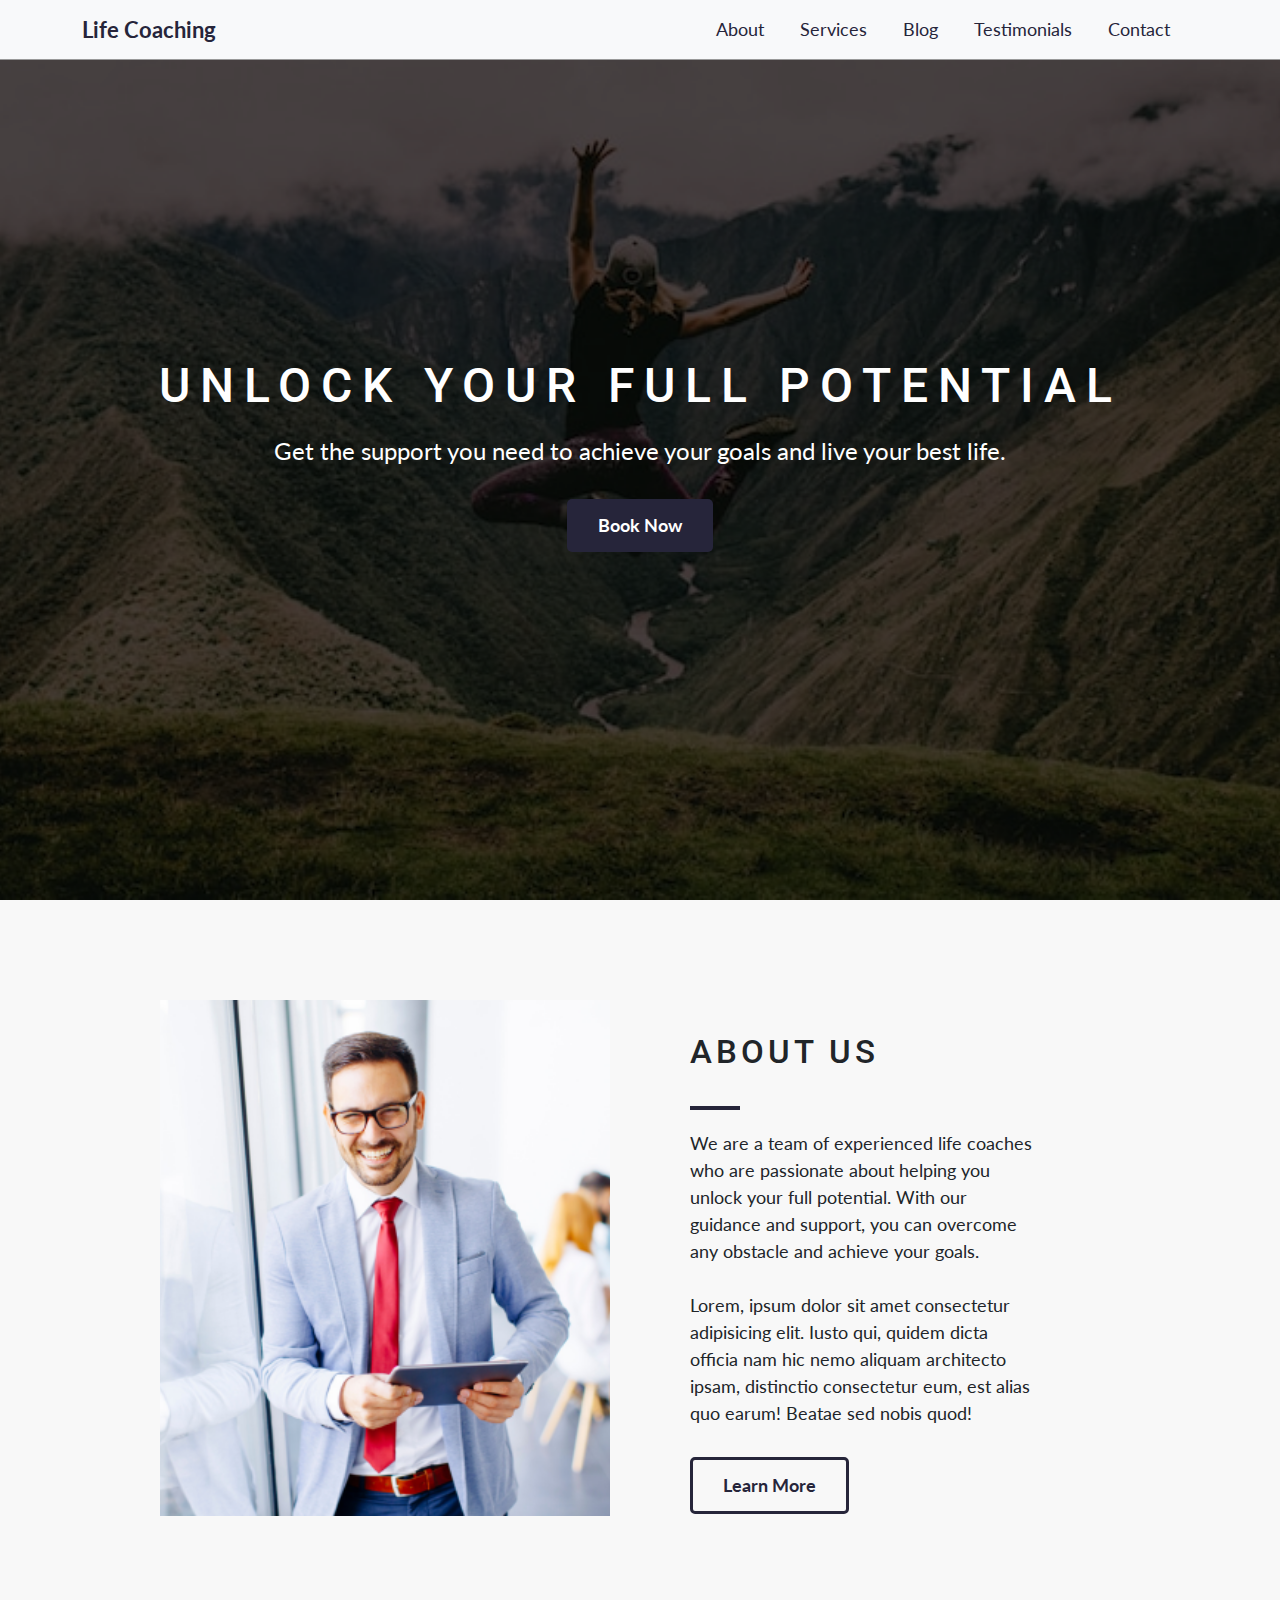
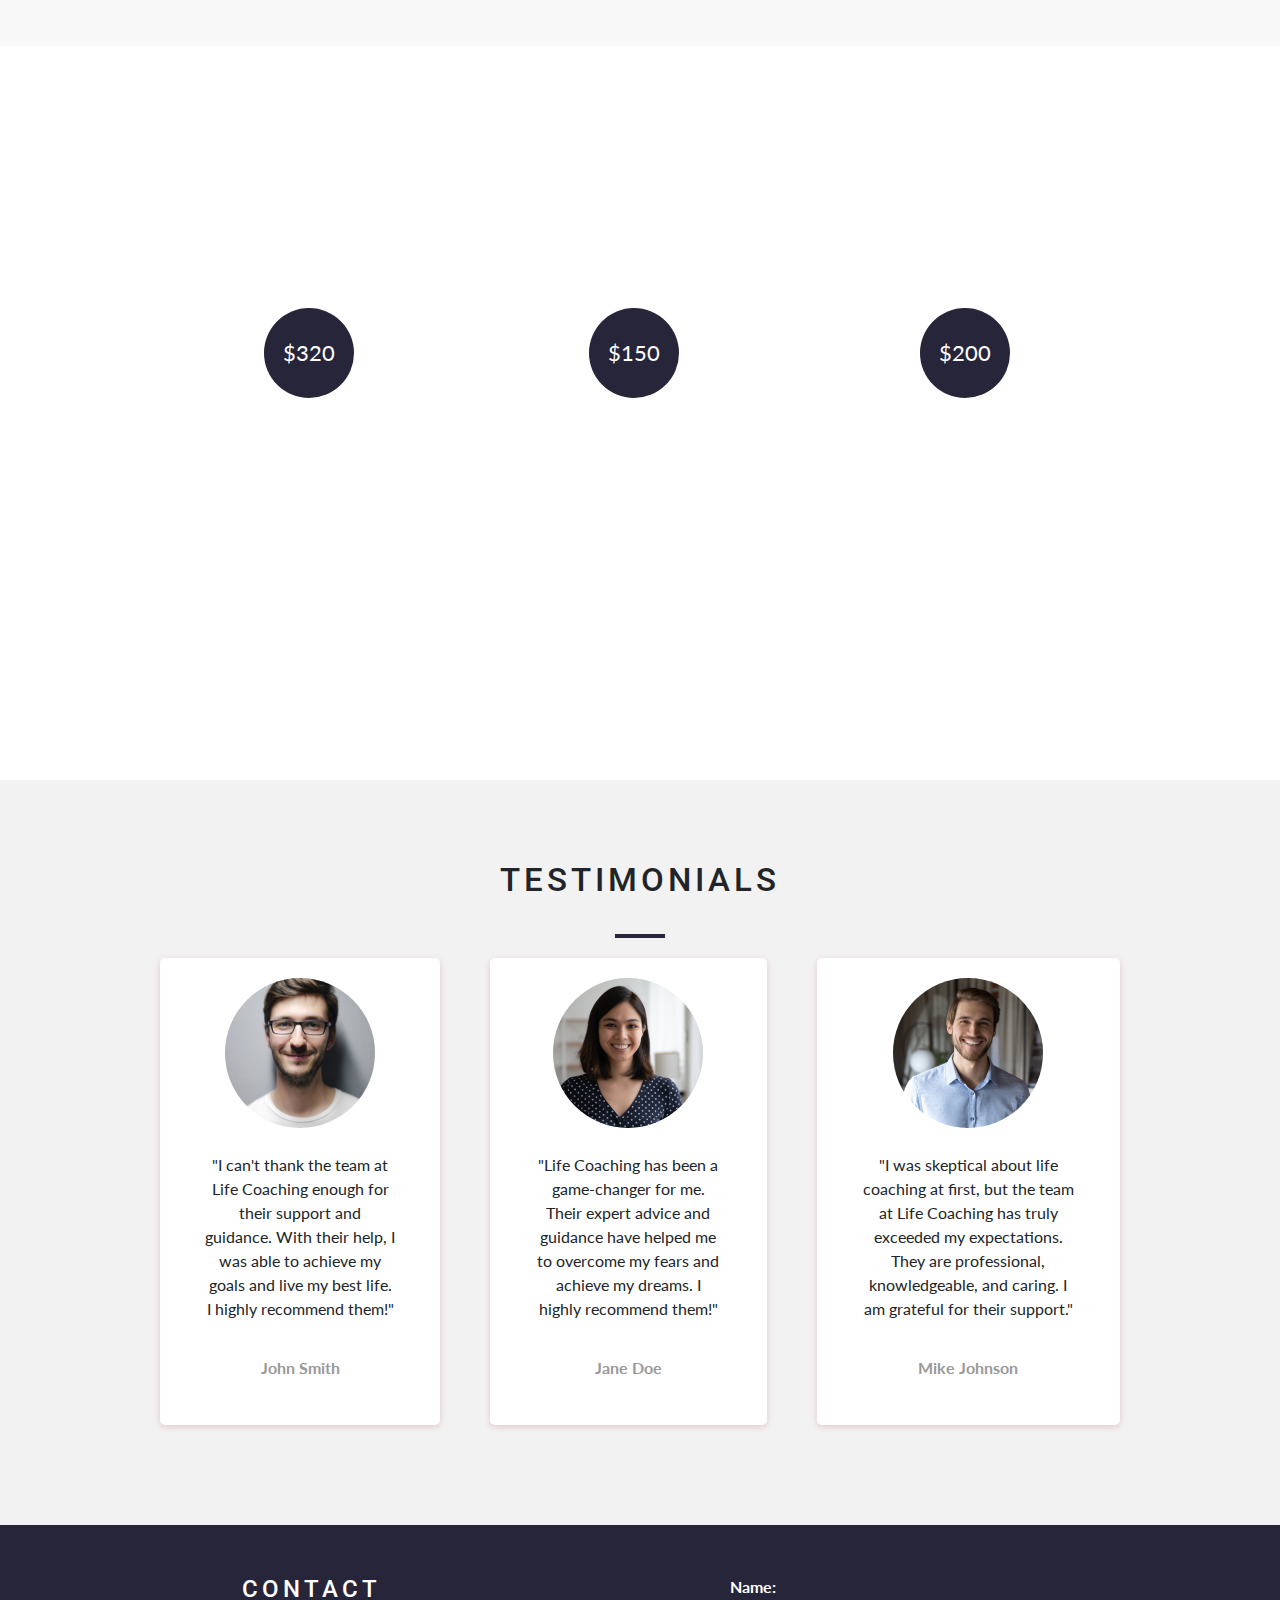
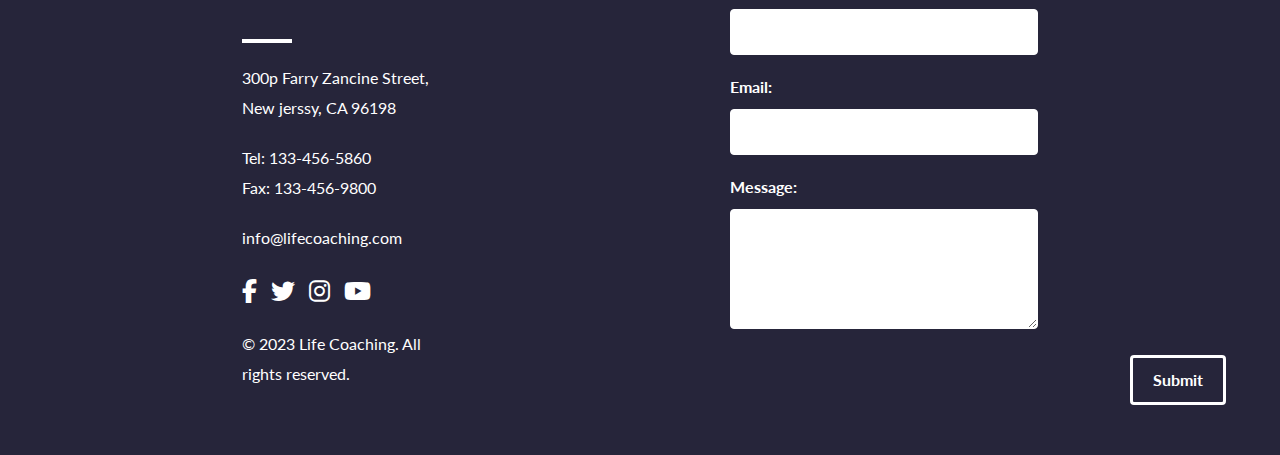
<file: index.html>
<!DOCTYPE html>
<html lang="en">

<head>
  <meta charset="UTF-8" />
  <meta name="viewport" content="width=device-width, initial-scale=1.0" />
  <link rel="icon" type="image/png" sizes="32x32" href="/images/favicon.png" />
  <title>Life Coaching</title>
  <link rel="stylesheet" href="https://cdnjs.cloudflare.com/ajax/libs/font-awesome/6.4.0/css/all.min.css">
  <link rel="stylesheet" href="https://cdnjs.cloudflare.com/ajax/libs/bootstrap/5.3.0/css/bootstrap.min.css">

  <!-- Main css -->
  <link rel="stylesheet" href="styles.css" />
  <link rel="stylesheet" href="mobile.css" />
</head>

<body>

  <!-- Header section -->
  <header>
    <!-- Navbar -->
    <nav class="navbar navbar-expand-lg navbar-light bg-light">
      <div class="container">
        <a class="navbar-brand" href="/index.html">Life Coaching</a>
        <button class="navbar-toggler" type="button" data-bs-toggle="collapse" data-bs-target="#navbarNav"
          aria-controls="navbarNav" aria-expanded="false" aria-label="Toggle navigation">
          <span class="navbar-toggler-icon"></span>
        </button>
        <div class="collapse navbar-collapse" id="navbarNav">
          <ul class="navbar-nav ml-auto">
            <li class="nav-item">
              <a class="nav-link" href="#about">About</a>
            </li>
            <li class="nav-item">
              <a class="nav-link" href="#i-services">Services</a>
            </li>
            <li class="nav-item">
              <a class="nav-link" href="blog-home.html">Blog</a>
            </li>
            <li class="nav-item">
              <a class="nav-link" href="#testimonials">Testimonials</a>
            </li>
            <li class="nav-item">
              <a class="nav-link" href="#contact">Contact</a>
            </li>
          </ul>
        </div>
      </div>
    </nav>
  </header>

  <!-- Hero section -->
  <section class="hero">
    <div class="hero-container">
      <h1>Unlock Your Full Potential</h1>
      <p>
        Get the support you need to achieve your goals and live your best
        life.
      </p>
      <a href="#" class="btn">Book Now</a>
    </div>
  </section>

  <!-- About section -->
  <section class="about" id="about">
    <div class="my-container">
      <img src="/images/about-img.png" alt="About Us" />
      <div class="right-about">
        <h2>About Us</h2>
        <hr />
        <p>
          We are a team of experienced life coaches who are passionate about
          helping you unlock your full potential. With our guidance and
          support, you can overcome any obstacle and achieve your goals.
          <br /><br />
          Lorem, ipsum dolor sit amet consectetur adipisicing elit. Iusto qui,
          quidem dicta officia nam hic nemo aliquam architecto ipsam,
          distinctio consectetur eum, est alias quo earum! Beatae sed nobis
          quod!
        </p>
        <a href="#" class="btn btn-secondary">Learn More</a>
      </div>
    </div>
  </section>

  <!-- Services section -->
  <section class="services" id="i-services">

    <div>
      <h2>Our Services</h2>
      <hr />
    </div>

    <div class="my-container">
      <div class="service">
        <h3>Life Coaching</h3>
        <div class="pricing-price"><span class="pricing-currency">$</span>320</div>
        <p>
          Our life coaching sessions are designed to help you achieve your
          goals.
        </p>

        <a href="#" class="btn pricing-action">Book Now</a>
      </div>
      <div class="service">
        <h3>Motivate Speaking</h3>
        <div class="pricing-price"><span class="pricing-currency">$</span>150</div>
        <p>
          Our motivational speaking are designed to inspire and motivate you.
        </p>
        <a href="#" class="btn pricing-action">Book Now</a>
      </div>
      <div class="service">
        <h3>Private Instruction</h3>
        <div class="pricing-price"><span class="pricing-currency">$</span>200</div>
        <p>
          Private instruction sessions are designed to give you one-on-one
          guidance.
        </p>
        <a href="#" class="btn pricing-action">Book Now</a>
      </div>
    </div>
  </section>

  <!-- Testimonials section -->
  <section class="testimonials" id="testimonials">
    <h2>Testimonials</h2>
    <hr />
    <div class="my-container">
      <div class="testimonial">
        <img src="/images/test-1.png" alt="test-1" />
        <p>
          "I can't thank the team at Life Coaching enough for their support
          and guidance. With their help, I was able to achieve my goals and
          live my best life. I highly recommend them!"
        </p>
        <p class="name">John Smith</p>
      </div>
      <div class="testimonial">
        <img src="/images/test-2.png" alt="test-2" />
        <p>
          "Life Coaching has been a game-changer for me. Their expert advice
          and guidance have helped me to overcome my fears and achieve my
          dreams. I highly recommend them!"
        </p>
        <p class="name">Jane Doe</p>
      </div>
      <div class="testimonial">
        <img src="/images/test-3.png" alt="test-3" />
        <p>
          "I was skeptical about life coaching at first, but the team at Life
          Coaching has truly exceeded my expectations. They are professional,
          knowledgeable, and caring. I am grateful for their support."
        </p>
        <p class="name">Mike Johnson</p>
      </div>
    </div>
  </section>

  <!-- Footer section -->
  <section class="split-footer" id="contact">
    <!-- Right Side -->
    <section class="right-side">
      <h2>Contact</h2>
      <hr />
      <div class="info-sec">
        <p class="info">300p Farry Zancine Street, New jerssy, CA 96198</p>
        <p class="info">
          Tel: 133-456-5860 <br />
          Fax: 133-456-9800
        </p>
        <p class="info">info@lifecoaching.com</p>
      </div>

      <div class="f-container">
        <div class="social-icons">
          <a href="#"><i class="fa-brands fa-facebook-f"></i></a>
          <a href="#"><i class="fa-brands fa-twitter"></i></a>
          <a href="#"><i class="fa-brands fa-instagram"></i></a>
          <a href="#"><i class="fa-brands fa-youtube"></i></a>
        </div>
        <p>&copy; 2023 Life Coaching. All rights reserved.</p>
      </div>
    </section>

    <!-- Left Side -->
    <section class="left-side">
      <form action="#" method="post">
        <label for="name">Name:</label>
        <input type="text" id="name" name="name" required />

        <label for="email">Email:</label>
        <input type="email" id="email" name="email" required />

        <label for="message">Message:</label>
        <textarea id="message" name="message" required></textarea>

        <button type="submit" class="btn">Submit</button>
      </form>
    </section>
  </section>

  <!-- Arrow Up -->
  <a href="#" class="scroll-arrow">
    <i class="fas fa-chevron-up"></i>
  </a>

  <script src="https://cdnjs.cloudflare.com/ajax/libs/bootstrap/5.3.0/js/bootstrap.min.js"></script>
  <script src="/index.js"></script>
</body>

</html>
</file>
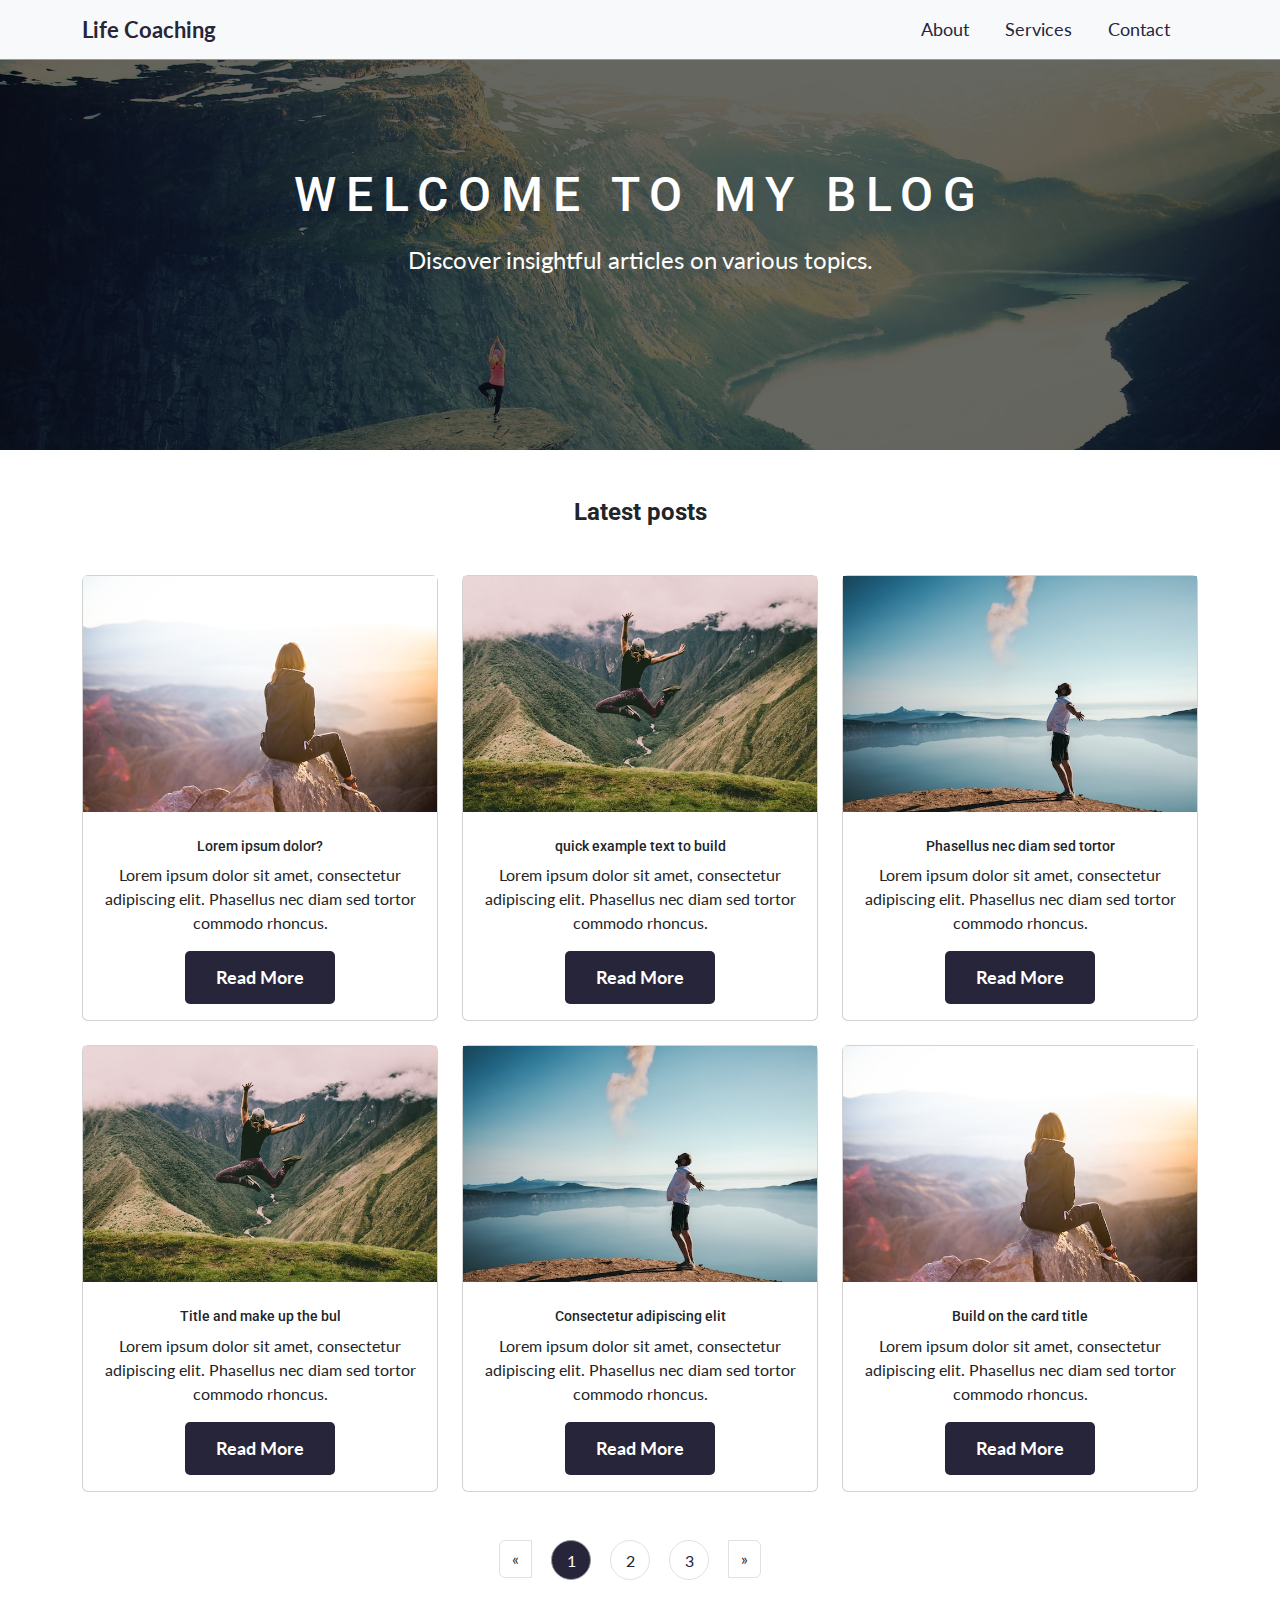
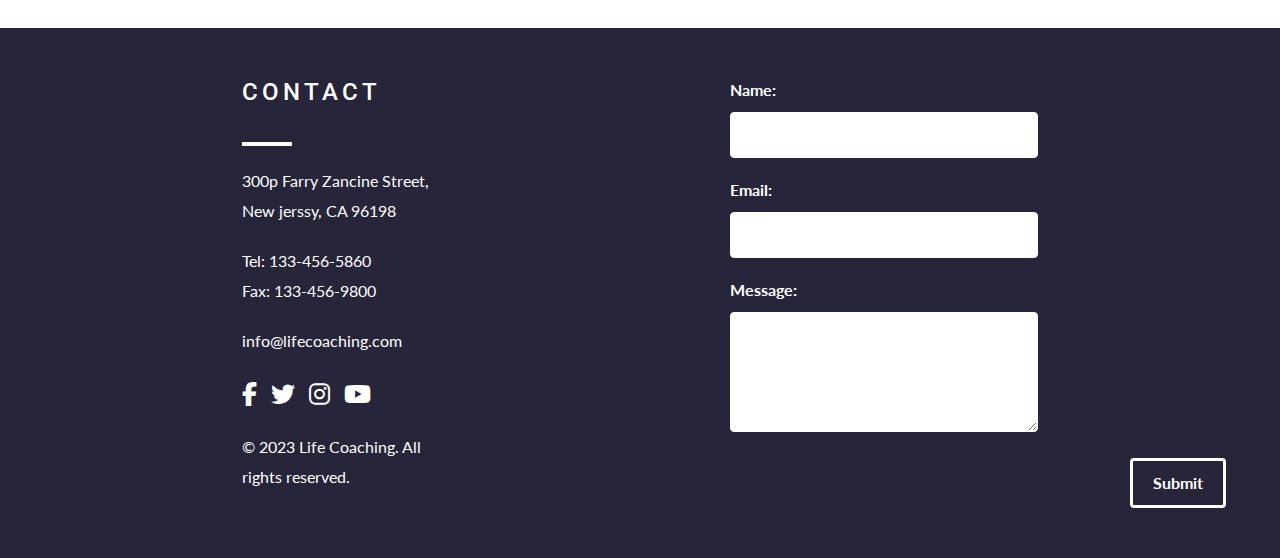
<file: blog-home.html>
<!DOCTYPE html>
<html>

<head>
    <title>Life Coaching | Blog Home</title>
    <link rel="icon" type="image/png" sizes="32x32" href="/images/favicon.png" />
    <link rel="stylesheet" href="https://cdnjs.cloudflare.com/ajax/libs/font-awesome/6.4.0/css/all.min.css">
    <link rel="stylesheet" href="https://cdnjs.cloudflare.com/ajax/libs/bootstrap/5.3.0/css/bootstrap.min.css">

    <!-- Main css -->
    <link rel="stylesheet" href="styles.css" />
    <link rel="stylesheet" href="mobile.css" />
</head>

<body>

    <header>
        <!-- Navbar -->
        <nav class="navbar navbar-expand-lg navbar-light bg-light">
            <div class="container">
                <a class="navbar-brand" href="/index.html">Life Coaching</a>
                <button class="navbar-toggler" type="button" data-bs-toggle="collapse" data-bs-target="#navbarNav"
                    aria-controls="navbarNav" aria-expanded="false" aria-label="Toggle navigation">
                    <span class="navbar-toggler-icon"></span>
                </button>
                <div class="collapse navbar-collapse" id="navbarNav">
                    <ul class="navbar-nav ml-auto">
                        <li class="nav-item">
                            <a class="nav-link" href="/index.html#about">About</a>
                        </li>
                        <li class="nav-item">
                            <a class="nav-link" href="/index.html#i-services">Services</a>
                        </li>
                        <li class="nav-item">
                            <a class="nav-link" href="/index.html#contact">Contact</a>
                        </li>
                    </ul>
                </div>
            </div>
        </nav>
    </header>

    <!-- Hero section -->
    <div class="hero-section py-5">
        <div class="container">
            <div class="row">
                <div class="hero-content">
                    <h1>Welcome to My Blog</h1>
                    <p>Discover insightful articles on various topics.</p>
                </div>
            </div>
        </div>
    </div>

    <!--Main layout-->
    <main class="my-5">
        <div class="container">
            <!--Section: Content-->
            <section class="text-center">
                <h4 class="mb-5"><strong>Latest posts</strong></h4>

                <div class="row">
                    <div class="col-lg-4 col-md-12 mb-4">
                        <div class="card">
                            <div class="bg-image hover-overlay ripple" data-mdb-ripple-color="light">
                                <img src="/images/denys-unsplash.jpg" class="img-fluid" />

                            </div>
                            <div class="card-body">
                                <h5 class="card-title">Lorem ipsum dolor?</h5>
                                <p class="card-text">
                                    Lorem ipsum dolor sit amet, consectetur adipiscing elit. Phasellus nec diam sed
                                    tortor
                                    commodo rhoncus.
                                </p>
                                <a href="/single-blog-post.html" class="btn">Read More</a>
                            </div>
                        </div>
                    </div>

                    <div class="col-lg-4 col-md-6 mb-4">
                        <div class="card">
                            <div class="bg-image hover-overlay ripple" data-mdb-ripple-color="light">
                                <img src="/images/peter-unsplash.jpg" class="img-fluid" />

                            </div>
                            <div class="card-body">
                                <h5 class="card-title">quick example text to build</h5>
                                <p class="card-text">
                                    Lorem ipsum dolor sit amet, consectetur adipiscing elit. Phasellus nec diam sed
                                    tortor
                                    commodo rhoncus.
                                </p>
                                <a href="/single-blog-post.html" class="btn">Read More</a>
                            </div>
                        </div>
                    </div>

                    <div class="col-lg-4 col-md-6 mb-4">
                        <div class="card">
                            <div class="bg-image hover-overlay ripple" data-mdb-ripple-color="light">
                                <img src="/images/kal-unsplash.jpg" class="img-fluid" />

                            </div>
                            <div class="card-body">
                                <h5 class="card-title">Phasellus nec diam sed tortor</h5>
                                <p class="card-text">
                                    Lorem ipsum dolor sit amet, consectetur adipiscing elit. Phasellus nec diam sed
                                    tortor
                                    commodo rhoncus.
                                </p>
                                <a href="/single-blog-post.html" class="btn ">Read More</a>
                            </div>
                        </div>
                    </div>
                </div>

                <div class="row">
                    <div class="col-lg-4 col-md-12 mb-4">
                        <div class="card">
                            <div class="bg-image hover-overlay ripple" data-mdb-ripple-color="light">
                                <img src="/images/peter-unsplash.jpg" class="img-fluid" />

                            </div>
                            <div class="card-body">
                                <h5 class="card-title">Title and make up the bul</h5>
                                <p class="card-text">
                                    Lorem ipsum dolor sit amet, consectetur adipiscing elit. Phasellus nec diam sed
                                    tortor
                                    commodo rhoncus.
                                </p>
                                <a href="/single-blog-post.html" class="btn">Read More</a>
                            </div>
                        </div>
                    </div>

                    <div class="col-lg-4 col-md-6 mb-4">
                        <div class="card">
                            <div class="bg-image hover-overlay ripple" data-mdb-ripple-color="light">
                                <img src="/images/kal-unsplash.jpg" class="img-fluid" />

                            </div>
                            <div class="card-body">
                                <h5 class="card-title">Consectetur adipiscing elit</h5>
                                <p class="card-text">
                                    Lorem ipsum dolor sit amet, consectetur adipiscing elit. Phasellus nec diam sed
                                    tortor
                                    commodo rhoncus.
                                </p>
                                <a href="/single-blog-post.html" class="btn">Read More</a>
                            </div>
                        </div>
                    </div>

                    <div class="col-lg-4 col-md-6 mb-4">
                        <div class="card">
                            <div class="bg-image hover-overlay ripple" data-mdb-ripple-color="light">
                                <img src="/images/denys-unsplash.jpg" class="img-fluid" />

                            </div>
                            <div class="card-body">
                                <h5 class="card-title">Build on the card title</h5>
                                <p class="card-text">
                                    Lorem ipsum dolor sit amet, consectetur adipiscing elit. Phasellus nec diam sed
                                    tortor
                                    commodo rhoncus.
                                </p>
                                <a href="/single-blog-post.html" class="btn">Read More</a>
                            </div>
                        </div>
                    </div>
                </div>
            </section>
            <!--Section: Content-->

            <!-- Pagination -->
            <nav class="my-4" aria-label="Page navigation">
                <ul class="pagination justify-content-center">
                    <li class="page-item">
                        <a class="page-link" href="#" tabindex="-1" aria-disabled="true">
                            <span aria-hidden="true">&laquo;</span>
                            <span class="sr-only">Previous</span>
                        </a>
                    </li>
                    <li class="page-item circle"><a class="page-link active" href="#">1<span
                                class="sr-only">(current)</span></a></li>
                    <li class="page-item circle"><a class="page-link" href="#">2</a></li>
                    <li class="page-item circle"><a class="page-link" href="#">3</a></li>
                    <li class="page-item">
                        <a class="page-link" href="#">
                            <span aria-hidden="true">&raquo;</span>
                            <span class="sr-only">Next</span>
                        </a>
                    </li>
                </ul>
            </nav>
        </div>
    </main>

    <!--Main layout-->

    <!-- Footer section -->
    <section class="split-footer" id="contact">
        <!-- Right Side -->
        <section class="right-side">
            <h2>Contact</h2>
            <hr />
            <div class="info-sec">
                <p class="info">300p Farry Zancine Street, New jerssy, CA 96198</p>
                <p class="info">
                    Tel: 133-456-5860 <br />
                    Fax: 133-456-9800
                </p>
                <p class="info">info@lifecoaching.com</p>
            </div>

            <div class="f-container">
                <div class="social-icons">
                    <a href="#"><i class="fa-brands fa-facebook-f"></i></a>
                    <a href="#"><i class="fa-brands fa-twitter"></i></a>
                    <a href="#"><i class="fa-brands fa-instagram"></i></a>
                    <a href="#"><i class="fa-brands fa-youtube"></i></a>
                </div>
                <p>&copy; 2023 Life Coaching. All rights reserved.</p>
            </div>
        </section>

        <!-- Left Side -->
        <section class="left-side">
            <form action="#" method="post">
                <label for="name">Name:</label>
                <input type="text" id="name" name="name" required />

                <label for="email">Email:</label>
                <input type="email" id="email" name="email" required />

                <label for="message">Message:</label>
                <textarea id="message" name="message" required></textarea>

                <button type="submit" class="btn">Submit</button>
            </form>
        </section>
    </section>


    <!-- Arrow Up -->
    <a href="#" class="scroll-arrow">
        <i class="fas fa-chevron-up"></i>
    </a>
    <script src="https://cdnjs.cloudflare.com/ajax/libs/bootstrap/5.3.0/js/bootstrap.min.js"></script>
    <script src="/index.js"></script>
</body>

</html>
</file>
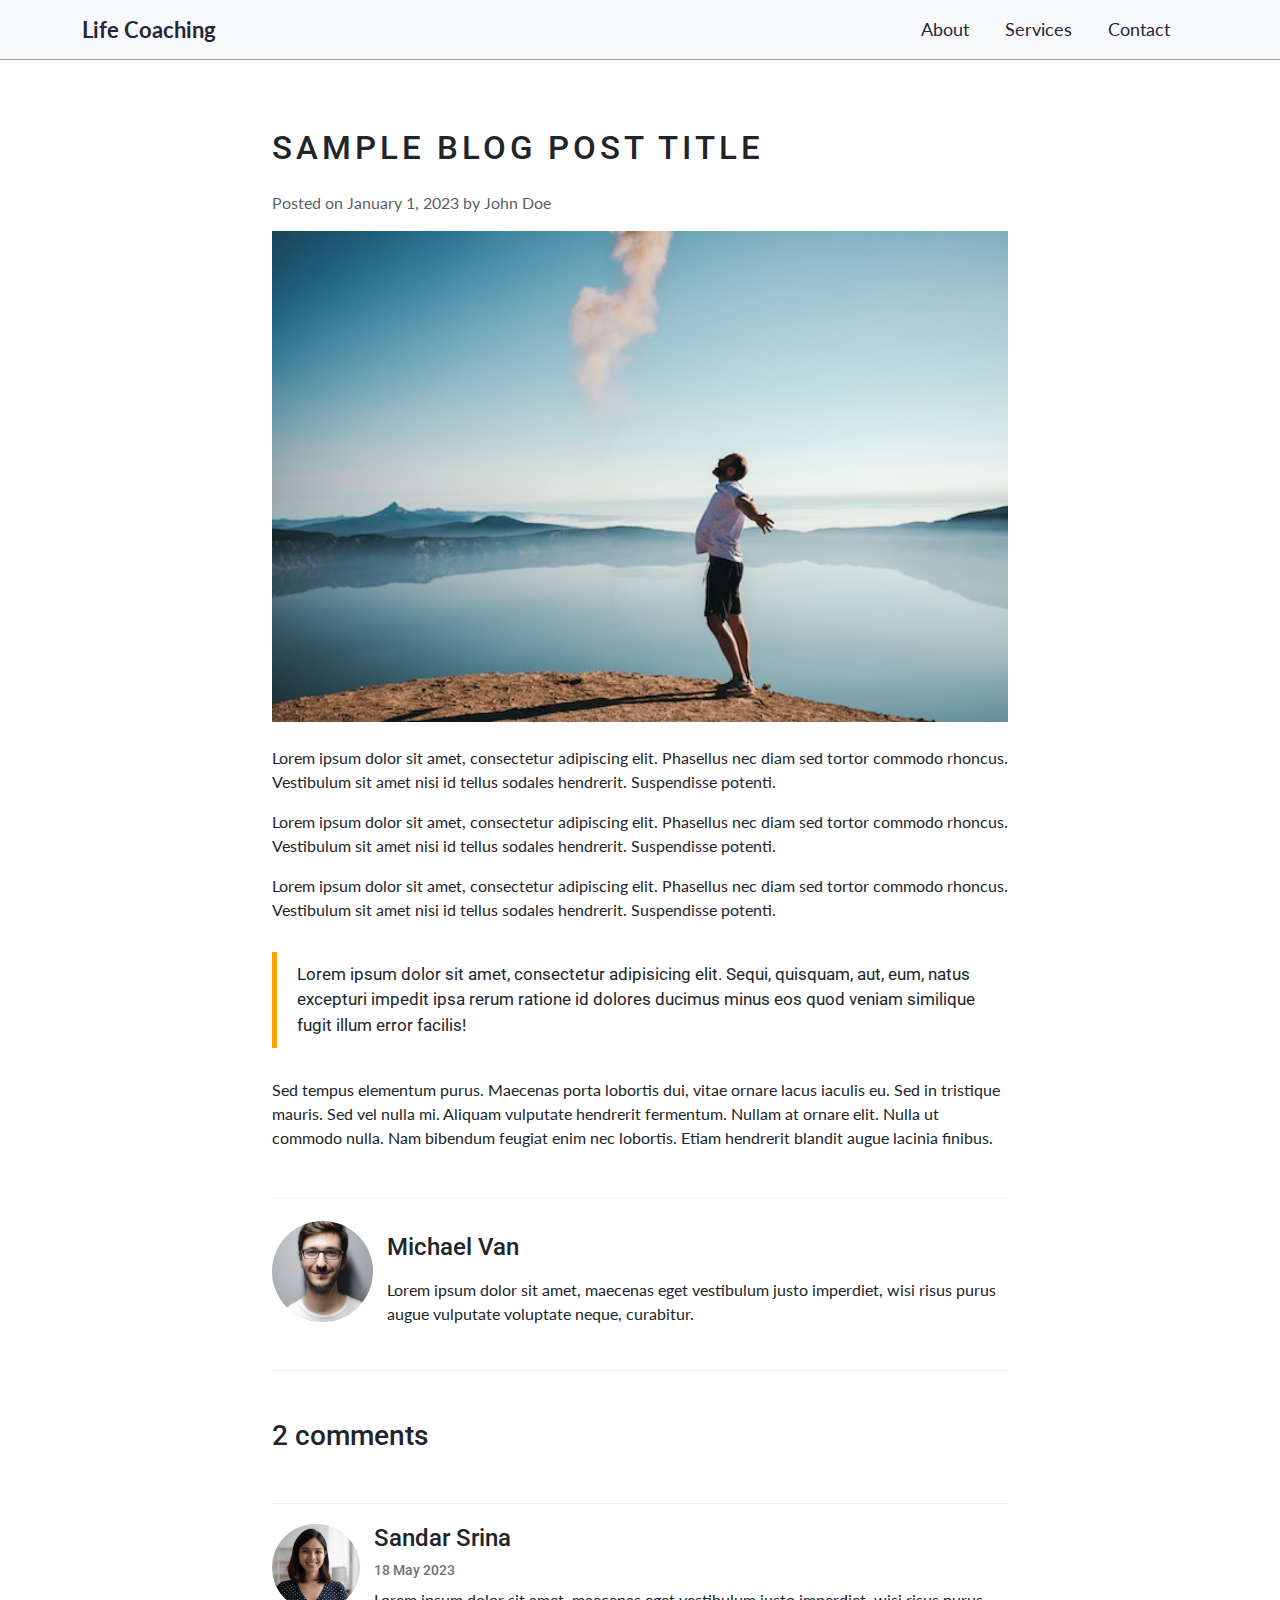
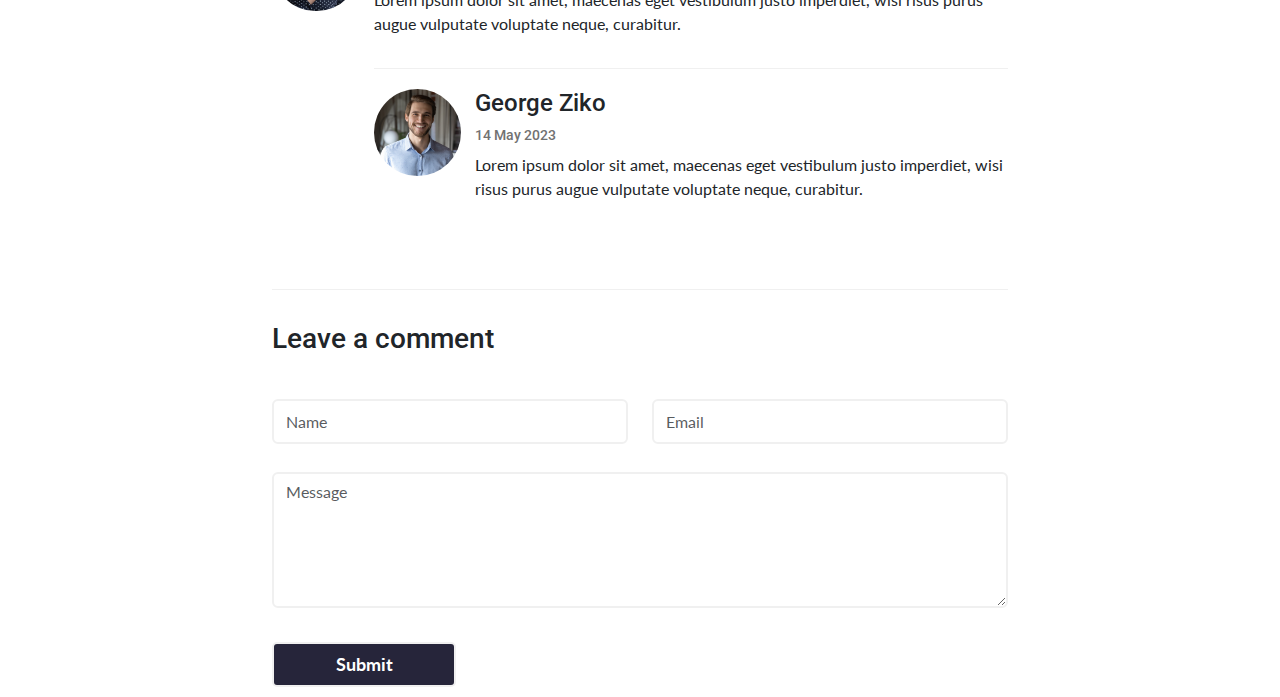
<file: single-blog-post.html>
<!DOCTYPE html>
<html>

<head>
    <title>Life Coaching | Single Blog</title>
    <link rel="icon" type="image/png" sizes="32x32" href="/images/favicon.png" />
    <link rel="stylesheet" href="https://cdnjs.cloudflare.com/ajax/libs/font-awesome/6.4.0/css/all.min.css">
    <link rel="stylesheet" href="https://cdnjs.cloudflare.com/ajax/libs/bootstrap/5.3.0/css/bootstrap.min.css">

    <!-- Main css -->
    <link rel="stylesheet" href="styles.css" />
    <link rel="stylesheet" href="mobile.css" />
</head>
</head>

<body>

    <!-- Navigation bar -->
    <header>
        <!-- Navbar -->
        <nav class="navbar navbar-expand-lg navbar-light bg-light">
            <div class="container">
                <a class="navbar-brand" href="/index.html">Life Coaching</a>
                <button class="navbar-toggler" type="button" data-bs-toggle="collapse" data-bs-target="#navbarNav"
                    aria-controls="navbarNav" aria-expanded="false" aria-label="Toggle navigation">
                    <span class="navbar-toggler-icon"></span>
                </button>
                <div class="collapse navbar-collapse" id="navbarNav">
                    <ul class="navbar-nav ml-auto">
                        <li class="nav-item">
                            <a class="nav-link" href="/index.html#about">About</a>
                        </li>
                        <li class="nav-item">
                            <a class="nav-link" href="/index.html#i-services">Services</a>
                        </li>
                        <li class="nav-item">
                            <a class="nav-link" href="/index.html#contact">Contact</a>
                        </li>
                    </ul>
                </div>
            </div>
        </nav>
    </header>

    <!-- Blog post content -->
    <div class="container mt-4 b-post">
        <div class="row">
            <div class="col-md-8 offset-md-2">
                <article>
                    <h2 class="title">Sample Blog Post Title</h2>
                    <p class="text-muted">Posted on January 1, 2023 by John Doe</p>
                    <img src="/images/kal-unsplash.jpg" class="img-fluid img-post mb-4" alt="Blog Post Image">
                    <p>Lorem ipsum dolor sit amet, consectetur adipiscing elit. Phasellus nec diam sed tortor commodo
                        rhoncus.
                        Vestibulum sit amet nisi id tellus sodales hendrerit. Suspendisse potenti.</p>
                    <p>Lorem ipsum dolor sit amet, consectetur adipiscing elit. Phasellus nec diam sed tortor commodo
                        rhoncus.
                        Vestibulum sit amet nisi id tellus sodales hendrerit. Suspendisse potenti.</p>
                    <p>Lorem ipsum dolor sit amet, consectetur adipiscing elit. Phasellus nec diam sed tortor commodo
                        rhoncus.
                        Vestibulum sit amet nisi id tellus sodales hendrerit. Suspendisse potenti.</p>
                    <blockquote>
                        Lorem ipsum dolor sit amet, consectetur adipisicing elit. Sequi, quisquam, aut, eum, natus
                        excepturi impedit ipsa rerum ratione id dolores ducimus minus eos quod veniam similique
                        fugit illum error facilis!
                    </blockquote>

                    <p>Sed tempus elementum purus. Maecenas porta lobortis dui, vitae ornare lacus iaculis eu. Sed
                        in tristique mauris. Sed vel nulla mi. Aliquam vulputate hendrerit fermentum. Nullam at
                        ornare elit. Nulla ut commodo nulla. Nam bibendum feugiat enim nec lobortis. Etiam hendrerit
                        blandit augue lacinia finibus.</p>
                </article>

                <!-- blog author -->
                <div class="blog-author my-5">
                    <div class="media-co">
                        <div class="media-object">
                            <a href="#"><img src="/images/test-1.png" class="img-fluid rounded-circle"
                                    alt="about-author"></a>
                        </div>
                        <div class="media-body">
                            <h4 class="media-heading">Michael Van</h4>
                            <p>Lorem ipsum dolor sit amet, maecenas eget vestibulum justo imperdiet, wisi risus
                                purus augue vulputate voluptate neque, curabitur.</p>
                        </div>
                    </div>
                </div>

                <!-- blog comments -->
                <div class="blog-comment mb-5">
                    <h3>2 comments</h3>
                    <div class="media-co">
                        <div class="media-object">
                            <img src="images/test-2.png" class="img-fluid rounded-circle" alt="blog-comment">
                        </div>
                        <div class="media-body">
                            <h4 class="media-heading">Sandar Srina</h4>
                            <h5>18 May 2023</h5>
                            <p>Lorem ipsum dolor sit amet, maecenas eget vestibulum justo imperdiet, wisi risus
                                purus augue vulputate voluptate neque, curabitur.</p>
                            <div class="media-co">
                                <div class="media-object">
                                    <img src="images/test-3.png" class="img-fluid rounded-circle" alt="blog-comment2">
                                </div>
                                <div class="media-body">
                                    <h4 class="media-heading">George Ziko</h4>
                                    <h5>14 May 2023</h5>
                                    <p>Lorem ipsum dolor sit amet, maecenas eget vestibulum justo imperdiet, wisi
                                        risus purus augue vulputate voluptate neque, curabitur.</p>
                                </div>
                            </div>
                        </div>
                    </div>
                </div>

                <!-- Comment Form -->
                <div class="blog-comment-form">
                    <h3>Leave a comment</h3>
                    <form action="#" method="post" id="comment-form">
                        <div class="row">
                            <div class="col-md-6 col-sm-6">
                                <input type="text" class="form-control" placeholder="Name" name="name" required="">
                            </div>
                            <div class="col-md-6 col-sm-6">
                                <input type="email" class="form-control" placeholder="Email" name="email" required="">
                            </div>
                        </div>
                        <div class="col-md-12 col-sm-12 mt-3">
                            <textarea class="form-control" placeholder="Message" rows="5" name="message" required=""
                                id="message"></textarea>
                        </div>
                        <div class="col-md-3 col-sm-3 mt-3">
                            <input name="submit" type="submit" class="form-control btn" id="submit" value="Submit">
                        </div>
                    </form>
                </div>
            </div>
        </div>
    </div>

    <!-- Arrow Up -->
    <a href="#" class="scroll-arrow">
        <i class="fas fa-chevron-up"></i>
    </a>
    <script src="https://cdnjs.cloudflare.com/ajax/libs/bootstrap/5.3.0/js/bootstrap.min.js"></script>
    <script src="/index.js"></script>
</body>

</html>
</file>
<file: mobile.css>
/* Media Queries */
@media screen and (max-width: 768px) {
  header {
    position: relative;
  }

  .my-container {
    flex-direction: column;
  }

  .navbar-brand {
    font-size: 18px;
    text-align: center;
    padding-left: 20px;
  }

  .hero-container {
    padding: 20px;
  }

  .hero h1 {
    font-size: 25px;
    letter-spacing: 7px;
  }

  .hero p {
    font-size: 16px;
  }

  .btn {
    font-size: 16px;
  }

  .my-container {
    display: block;
  }

  .about p {
    font-size: 16px;
    margin: 0 20px 30px;
  }

  .about hr {
    margin: 0 auto 20px;
  }

  .about img {
    float: none;
    margin-right: 0;
    margin-bottom: 40px;
  }

  .about .right-about {
    text-align: center;
  }

  .services .my-container {
    padding: 50px 90px;
  }

  .services .service {
    padding: 50px;
    margin-bottom: 40px;
  }

  .testimonials .my-container {
    flex-wrap: wrap;
  }

  .testimonials .testimonial {
    flex-basis: 100%;
    max-width: 300px;
  }

  .split-footer {
    flex-direction: column;
    flex-wrap: wrap;
  }

  .split-footer .right-side,
  .split-footer .left-side {
    margin-left: 4rem;
  }

  .left-side {
    margin: 0 20px;
    padding: 50px;
  }

  .left-side .btn {
    left: 0;
    min-width: 100%;
    display: flex;
    align-items: center;
    justify-content: center;
  }

  .hero-content h1 {
    font-size: 30px;
  }

  .hero-content p {
    font-size: 18px;
  }

  h2.title {
    font-size: 30px;
  }

  .b-post{
    margin-top: 3rem !important;
  }
}
</file>
<file: styles.css>
@import url("https://fonts.googleapis.com/css2?family=Lato:wght@400;700&family=Roboto:wght@500;700&display=swap");

/* Reset default styles */
* {
  margin: 0;
  padding: 0;
  box-sizing: border-box;
}

:root {
  --Primary-color: #26253a;
  --Secondary-color: #fff;
  --Tertiarycolor: #999;
  --gray-color: #727272;
  --White-color: #f0f0f0;
  --Primary-font: "Lato", sans-serif;
  --Secondary-font: "Roboto", sans-serif;
}

/* Set base font size and family */
body {
  font-size: 16px;
  font-family: var(--Primary-font);
}

h1,
h2,
h3,
h4,
h5,
h6,
blockquote {
  font-family: var(--Secondary-font);
}


h5,
h6 {
  margin-top: 10px;
  margin-bottom: 8px;
}

h1 {
  font-size: 3rem;
  line-height: 3.3rem;
  letter-spacing: 10px;
  text-transform: uppercase;
  padding-top: 12px;
}

h2 {
  font-size: 33px;
  letter-spacing: 4px;
  padding-bottom: 15px;
  text-transform: uppercase;
}


.btn {
  display: inline-block;
  font-size: 18px;
  font-weight: 700;
  text-decoration: none;
  border-radius: 5px;
  transition: all 0.5s ease;
}

hr {
  border: 2px solid var(--Primary-color);
  opacity: unset
}

/* Header styles */
header {
  position: fixed;
  top: 0;
  left: 0;
  right: 0;
  z-index: 100;
  /* background-color: var(--Secondary-color); */
  border-bottom: 1px solid var(--Tertiarycolor);
}

.my-container {
  max-width: 960px;
  margin: 0 auto;
  padding: 20px 0;
  display: flex;
  align-items: center;
  justify-content: space-between;
}

.navbar-brand {
  font-size: 22px;
  font-weight: bold;
  color: var(--Primary-color);
  text-decoration: none;
}

nav ul {
  list-style: none;
  display: flex;
}

nav li {
  margin-right: 20px;
}

.nav-link {
  font-size: 18px;
  color: var(--Primary-color);
  transition: color 0.3s ease;
}

.nav-link:hover {
  color: var(--Tertiarycolor);
}

.navbar-collapse {
  flex-grow: unset;
  text-align: center;
}

/* Hero styles */
.hero-container {
  display: block;
}

.hero {
  position: relative;
  height: 100vh;
  background:
    url("/images/hero-img.png");
  background-size: cover;
  background-position: top center;
  display: flex;
  align-items: center;
  justify-content: center;
  text-align: center;
  color: var(--Secondary-color);
}

.hero h1 {
  margin-bottom: 20px;
}

.hero p {
  font-size: 24px;
  margin-bottom: 30px;
}

.hero .btn {
  padding: 12px 30px;
  background-color: var(--Primary-color);
  color: var(--Secondary-color);
}

.hero .btn:hover {
  background-color: var(--Secondary-color);
  color: var(--Primary-color);
}

/* About styles */
.about {
  background-color: #f8f8f8;
  padding: 80px 0;
  text-align: center;
}

.about h2 {
  margin-bottom: 20px;
}

.about hr {
  max-width: 50px;
  margin-bottom: 20px;
}

.about img {
  margin-bottom: 30px;
  width: 450px;
  height: 516px;
  object-fit: cover;
  object-position: 50% 50%;
}

.right-about {
  text-align: left;
  margin: 0 5rem;
}

.right-about .btn {
  background: transparent;
  padding: 12px 30px;
  color: var(--Primary-color);
  border: 3px solid var(--Primary-color);
}

.right-about .btn:hover {
  background-color: var(--Primary-color);
  color: var(--Secondary-color);
}

.about p {
  font-size: 18px;
  line-height: 1.5;
  margin-bottom: 30px;
}

/* Services styles */
.services {
  background: url("/images/servies-dark.png") 50% 0 repeat-y fixed;
  background-size: cover;
  background-position: center;
  padding: 80px 0;
  color: var(--Secondary-color);
}

.services .my-container {
  gap: 30px;
}

.services h2 {
  color: var(--Secondary-color);
  text-align: center;
  margin-bottom: 20px;
}

.services hr {
  border-color: var(--Secondary-color);
  max-width: 50px;
  margin: 0 auto;

}

.service {
  border: 1px solid var(--Secondary-color);
  padding: 30px;
  margin-bottom: 30px;
  text-align: center;
}

.service:hover {
  background: var(--Secondary-color);
  color: var(--Primary-color);
  transition: all 0.5s ease;
  border-color: transparent;
}

.service h3 {
  font-size: 22px;
  margin-bottom: 20px;
}

.service p {
  font-size: 18px;
  line-height: 1.5;
  margin: 30px;
}

.service .pricing-price {
  font-size: 1.40em;
  line-height: 90px;
  width: 90px;
  height: 90px;
  margin: 1.15em auto 1.15em;
  border-radius: 50%;
  background: var(--Secondary-color);
  transition: color 0.3s, background 0.3s;
}

.service:hover .pricing-price {
  color: var(--Secondary-color);
  background: #222;

}

.service:first-child .pricing-price,
.service:nth-child(2) .pricing-price,
.service:nth-child(3) .pricing-price {
  background: var(--Primary-color);
}

.service .pricing-action:hover,
.service .pricing-action:focus {
  background: #222;
}

.service .pricing-action {
  padding: 12px 30px;
  margin-top: auto;
  opacity: 0;
  color: var(--Secondary-color);
  background: var(--Primary-color);
  text-transform: uppercase;
  letter-spacing: 3px;
  transition: transform 0.3s, opacity 0.3s;
  transform: translate3d(0, -15px, 0);
}

.service:hover .pricing-action {
  opacity: 1;
  transform: translate3d(0, 0, 0);
}

.service .pricing-action:hover,
.service .pricing-action:focus {
  background: #222;
}

/* testimonials section */
.testimonials {
  background-color: #f2f2f2;
  padding: 80px 0;
  text-align: center;
}

.testimonials h2 {
  margin-bottom: 20px;
  text-align: center;
}

.testimonials hr {
  max-width: 50px;
  margin: 0 auto;
  border: 2px solid var(--Primary-color);
}

.testimonials .my-container {
  display: flex;
  justify-content: center;
  gap: 50px;
}

.testimonials .testimonial {
  padding: 20px;
  background-color: var(--Secondary-color);
  border-radius: 5px;
  box-shadow: 0 2px 6px rgba(165, 42, 42, 0.2);
  text-align: center;
}

.testimonials .testimonial img {
  width: 150px;
  height: 150px;
  border-radius: 50%;
  margin-bottom: 15px;
}

.testimonials .testimonial p {
  padding: 10px 25px;
  margin-bottom: 15px;
  line-height: 1.5;
}

.testimonials .testimonial .name {
  font-weight: 700;
  color: var(--Tertiarycolor);
}

/* Split Footer Styles */
.split-footer {
  display: flex;
  background-color: var(--Primary-color);
}

.left-side {
  flex: 0 1 50%;
  color: var(--Secondary-color);
  margin: 0 12rem;
  padding: 50px;
}

.left-side label {
  display: block;
  font-weight: 700;
  margin-bottom: 10px;
}

.left-side input,
.left-side textarea {
  width: 100%;
  padding: 10px;
  margin-bottom: 20px;
  border: 1px solid var(--Secondary-color);
  border-radius: 4px;
  color: var(--Primary-color);
}

.left-side textarea {
  height: 120px;
}

.left-side .btn {
  font-size: 16px;
  padding: 10px 20px;
  position: relative;
  left: 25rem;
  background: transparent;
  border: 3px solid var(--Secondary-color);
  color: var(--Secondary-color);
  border-radius: 4px;
  cursor: pointer;
}

.left-side .btn:hover {
  color: var(--Primary-color);
  background-color: var(--Secondary-color);

}

.right-side {
  color: var(--Secondary-color);
  margin-left: 12rem;
  padding: 50px;
}

.right-side h2 {
  font-size: 24px;
  margin-bottom: 20px;
}

.right-side hr {
  border-color: var(--Secondary-color);
  max-width: 50px;
  margin-bottom: 20px;
}

.info-sec {
  line-height: 30px;
}

.right-side .info {
  margin-bottom: 20px;
}

.f-container {
  display: flex;
  align-items: flex-start;
  justify-content: space-between;
  flex-direction: column;
}

.social-icons {
  margin-bottom: 20px;
}

.social-icons a {
  color: var(--Secondary-color);
  font-size: 24px;
  margin-right: 10px;
}

.social-icons a:hover {
  color: var(--Tertiarycolor);
  transition: all 0.5s ease;
}

.right-side p {
  margin: 0;
  line-height: 30px;
}

.scroll-arrow {
  display: none;
  position: fixed;
  bottom: 20px;
  right: 20px;
  z-index: 999;
  font-size: 24px;
  color: var(--Secondary-color);
  background-color: var(--Tertiarycolor);
  width: 40px;
  height: 40px;
  border-radius: 50%;
  text-align: center;
  line-height: 40px;
  transition: all 0.5s ease;
}

.scroll-arrow.show {
  display: block;
}

.scroll-arrow:hover {
  background-color: var(--Primary-color);
}


/* Blog Home */
.hero-section {
  position: relative;
  height: 450px;
  overflow: hidden;
  background: url('/images/blog-header.png') 50% 0 repeat-y fixed;
  background-size: cover;
  background-position: center;
  color: var(--Secondary-color);
  display: flex;
  align-items: center;
}

.hero-content {
  position: absolute;
  top: 50%;
  left: 50%;
  transform: translate(-50%, -50%);
  text-align: center;
  color: var(--Secondary-color);
}

.hero-content h1 {
  font-size: 48px;
  margin-bottom: 20px;
}

.hero-content p {
  font-size: 24px;
}

.card-body .btn {
  padding: 12px 30px;
  background-color: var(--Primary-color);
  color: var(--Secondary-color);
}

.card-body .btn:hover {
  background-color: var(--Tertiarycolor);
  color: var(--Secondary-color);
}

.pagination {
  border: none;
  justify-content: center;
}

.pagination .page-link {
  color: var(--Primary-color);
}

a.page-link.active {
  background-color: var(--Primary-color);
  border-color: var(--Tertiarycolor);
  color: var(--Secondary-color);
}

.page-link:hover {
  background-color: var(--Primary-color);
  color: var(--Secondary-color);
}

.page-item.circle .page-link {
  border-radius: 50%;
  width: 2.5rem;
  height: 2.5rem;
  line-height: 2.5rem;
  text-align: center;
  padding: 0;
}



/* Single-Blog-Post */

h5 {
  font-size: 0.9rem;
  color: var(--gray-color);
}

img.img-post {
  width: 820px;
}

blockquote {
  font-size: 17px;
  padding: 10px 20px;
  margin: 30px 0px;
  border-left: 5px solid #ffa400;
}

.blog-author {
  border-top: 1px solid #f0f0f0;
  border-bottom: 1px solid #f0f0f0;
  padding-top: 22px;
  padding-bottom: 28px;
  margin-top: 42px;
  margin-bottom: 42px;
}

.media-co {
  display: flex;
}

.blog-author h4 {
  padding-top: 12px;
  padding-bottom: 8px;
}

.blog-author .media-co .media-object,
.blog-comment .media-co .media-object {
  margin-right: 14px;
}

.blog-comment h3,
.blog-comment-form h3 {
  padding-bottom: 18px;
}

.blog-comment .media-co {
  border-top: 1px solid var(--White-color);
  padding-top: 20px;
  margin-top: 32px;
}

.blog-comment-form {
  border-top: 1px solid var(--White-color);
  padding-top: 32px;
  margin-top: 72px;
}


.blog-comment-form .form-control {
  background: transparent;
  border: 2px solid var(--White-color);
  color: var(--Tertiarycolor);
  box-shadow: none;
  margin-top: 18px;
  margin-bottom: 10px;
  transition: all 0.4s ease-in-out;
}

.blog-comment-form .form-control:focus {
  border-color: var(--Tertiarycolor);
}

.blog-comment-form input {
  height: 45px;
}

.blog-comment-form input[type="submit"] {
  background: var(--Primary-color);
  color: var(--Secondary-color);
}

.blog-comment-form input[type="submit"]:hover {
  background-color: var(--Tertiarycolor);
  color: var(--Secondary-color);
  transition: color 0.3s ease;
}

.b-post {
  margin-top: 8rem !important;
}
</file>
